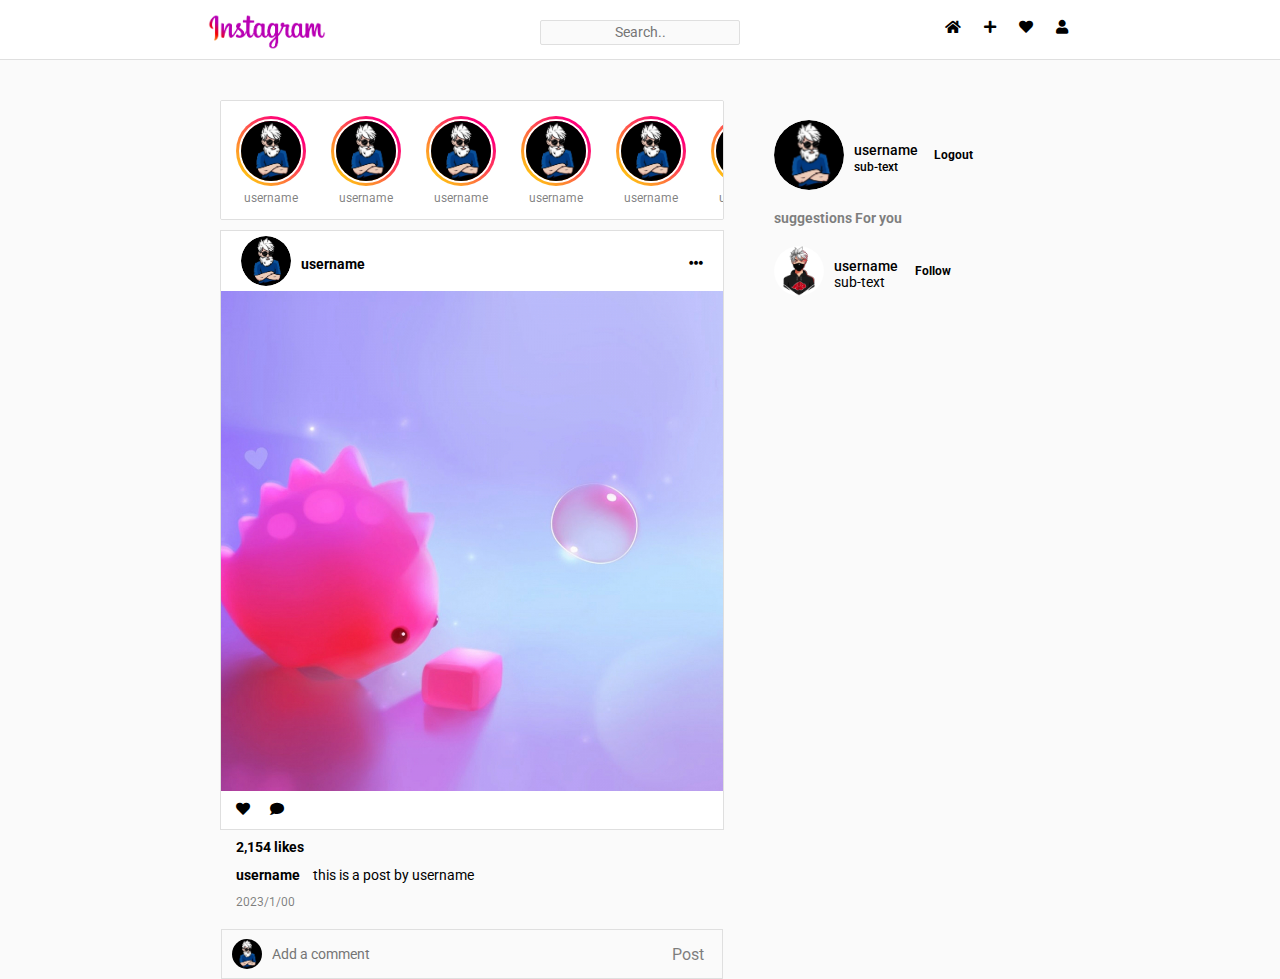
<file: index.html>
<!DOCTYPE html>
<html lang="en">
<head>
    <meta charset="UTF-8">
    <meta http-equiv="X-UA-Compatible" content="IE=edge">
    <meta name="viewport" content="width=device-width, initial-scale=1.0">
    <title>Instagram-Clone</title>
    <link rel="icon" type="image/x-icon" href="https://static.cdninstagram.com/rsrc.php/v3/yt/r/30PrGfR3xhB.png">
    <link rel="stylesheet" href="./css/style.css">
    <link rel="stylesheet" href="https://pro.fontawesome.com/releases/v5.10.0/css/all.css"/>
</head>
<body>
    <!-- navigation -->
    <nav class="navbar">
        <div class="nav-wrapper">
            <img class="brand-img" src="./img/logo.png" alt="Logo">
            <form class="search-form">
                <input type="text" class="search-box" placeholder="search..">
            </form>
            <div class="nav-items">
                <i class="icon fas fa-home"></i>
                <i class="icon fas fa-plus"></i>
                <i class="icon fas fa-heart"></i>
                <div class="icon user-profile">
                   <i class="fas fa-user"></i> 
                </div>
            </div>
        </div>
    </nav>

    <!-- section -->
    <section class="main">
        <div class="wrapper">
            <div class="left-col">

                <!-- Status -->
                <div class="status-wrapper">
                    <div class="status-card">
                        <div class="profile-pic">
                            <img src="./img/profile.jpg" alt="">
                        </div>
                        <p class="username">username</p>
                    </div>
                    
                    <div class="status-card">
                        <div class="profile-pic">
                            <img src="./img/profile.jpg" alt="">
                        </div>
                        <p class="username">username</p>
                    </div>
                    
                    <div class="status-card">
                        <div class="profile-pic">
                            <img src="./img/profile.jpg" alt="">
                        </div>
                        <p class="username">username</p>
                    </div>
                    
                    <div class="status-card">
                        <div class="profile-pic">
                            <img src="./img/profile.jpg" alt="">
                        </div>
                        <p class="username">username</p>
                    </div>
                    
                    <div class="status-card">
                        <div class="profile-pic">
                            <img src="./img/profile.jpg" alt="">
                        </div>
                        <p class="username">username</p>
                    </div>

                    <div class="status-card">
                        <div class="profile-pic">
                            <img src="./img/profile.jpg" alt="">
                        </div>
                        <p class="username">username</p>
                    </div>

                    <div class="status-card">
                        <div class="profile-pic">
                            <img src="./img/profile.jpg" alt="">
                        </div>
                        <p class="username">username</p>
                    </div>
                </div>
                
                <!-- Post -->
                <div class="post">
                    <div class="info">
                        <div class="user">
                            <div class="profile-pic">
                                <img src="./img/profile.jpg" alt="">
                            </div>
                            <p class="username">username</p>
                        </div>
                        <i class="fas fa-ellipsis-h options"></i>
                    </div>
                    <img src="./img/1.jpg" class="post-image">
                    <div class="post-content">
                        <div class="reaction-wrapper">
                            <i class="icon1 fas fa-heart"></i>
                            <i class="icon fas fa-comment"></i>
                        </div>
                    <div class="ja">
                        <p class="likes">2,154 likes</p>
                        <p class="description">
                            <span>username</span> this is a post by username
                        </p>
                        <p class="post-times">2023/1/00</p>
                    </div>
                    </div>

                    <div  class="comment-wrapper">
                        <img  class="icon" src="./img/profile.jpg">
                        <input type="text" class="comment-box" placeholder="Add a comment">
                        <button class="comment-btn">post</button>
                    </div>
                </div>
            </div>
            <div class="right-col">

                <!-- Profile-Card -->
                <div class="profile-card">
                    <div class="profile-pic">
                       <img src="./img/profile.jpg" alt="profile picture"> 
                    </div>
                    <div>
                        <p class="username">username</p>
                        <p class="sub-text">sub-text</p>
                    </div>
                    <button class="logout-btn">logout</button>
                </div>

                <!-- Suggestion-Card -->
                <p class="suggestion-text">suggestions For you</p>

                <div class="suggestion-card">
                    <div class="suggestion-pic">
                        <img src="./img/2.jpg" alt="">
                    </div>
                    <div>
                        <p class="username">username</p>
                        <p class="sub-text">sub-text</p>
                    </div>
                    <button class="follow-btn">follow</button>
                </div>
            </div>
        </div>
    </section>






    <!-- script -->
    <script  src="https://cdn.jsdelivr.net/npm/bootstrap@5.1.3/dist/js/bootstrap.min.js"></script>
</body>
</html>
</file>
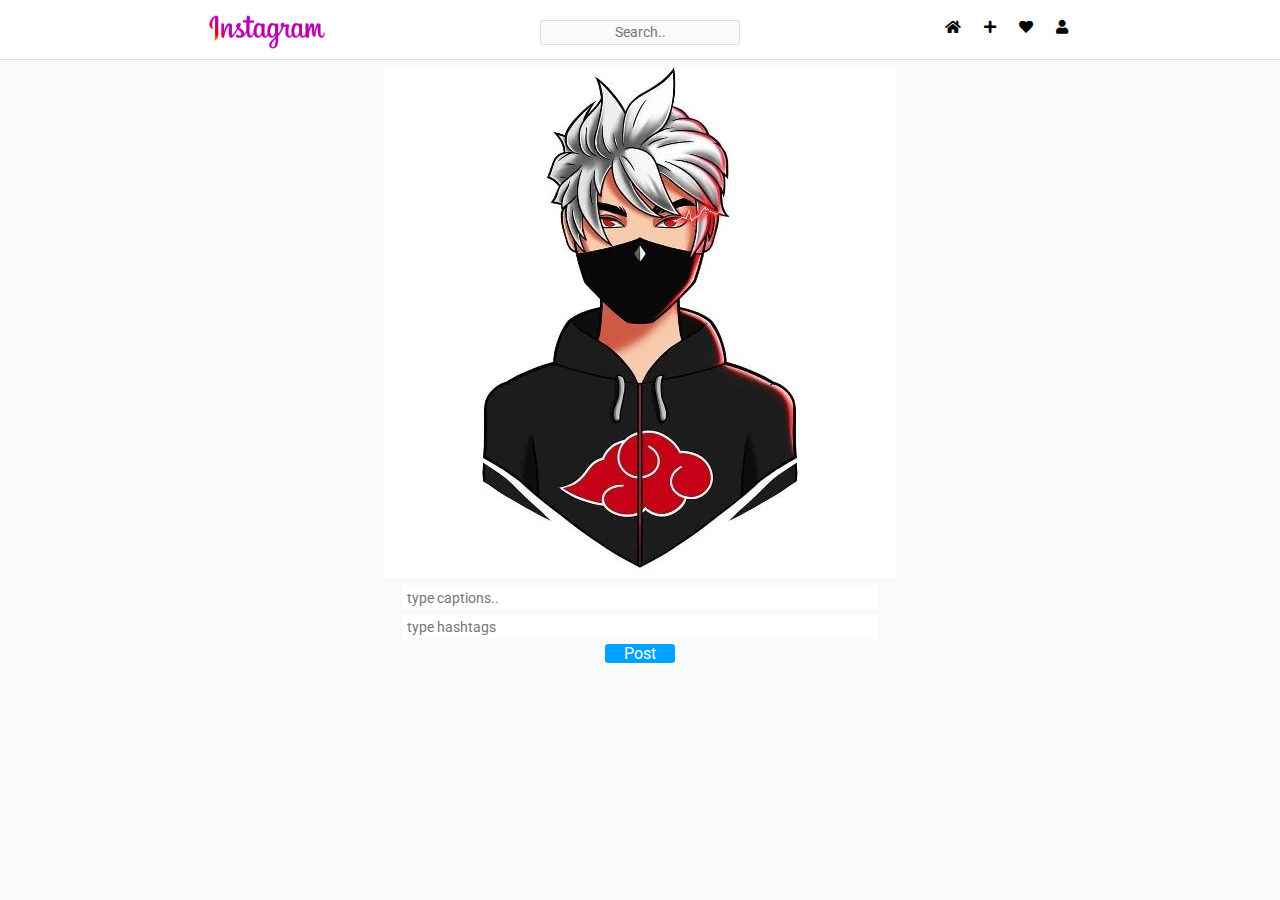
<file: camera.html>
<!DOCTYPE html>
<html lang="en">
<head>
    <meta charset="UTF-8">
    <meta http-equiv="X-UA-Compatible" content="IE=edge">
    <meta name="viewport" content="width=device-width, initial-scale=1.0">
    <title>Instagram Clone | Camera</title>
    <link rel="icon" type="image/x-icon" href="https://static.cdninstagram.com/rsrc.php/v3/yt/r/30PrGfR3xhB.png">
    <link rel="stylesheet" href="./css/style.css">
    <link rel="stylesheet" href="https://pro.fontawesome.com/releases/v5.10.0/css/all.css"/>
</head>
<body>
    <!-- navigation -->
    <nav class="navbar">
        <div class="nav-wrapper">
            <img class="brand-img" src="./img/logo.png" alt="Logo">
            <form class="search-form">
                <input type="text" class="search-box" placeholder="search..">
            </form>
            <div class="nav-items">
                <i class="icon fas fa-home"></i>
                <i class="icon fas fa-plus"></i>
                <i class="icon fas fa-heart"></i>
                <div class="icon user-profile">
                    <i class="fas fa-user"></i> 
                </div>
            </div>
        </div>
    </nav>

    <div class="camera-container">
        <div class="camera">
            <div class="camera-image">
                <img src="./img/2.jpg" alt="">
                <form action="" class="camera-form">
                    <div class="form-group">
                        <input 
                          type="text" 
                          name="caption" 
                          class="form-control" 
                          placeholder="type captions.."
                        />
                    </div>
                    <div class="form-group">
                        <input 
                          type="text" 
                          name="hashtags" 
                          class="form-control" 
                          placeholder="type hashtags"
                        />
                    </div>
                    <div class="form-group">
                        <button type="submit" name="upload_image-btn" class="upload-btn">
                          Post
                        </button>
                    </div>
                </form>
            </div>
        </div>
    </div>


    <!-- script -->
    <script  src="https://cdn.jsdelivr.net/npm/bootstrap@5.1.3/dist/js/bootstrap.min.js"></script>
</body>
</html>
</file>
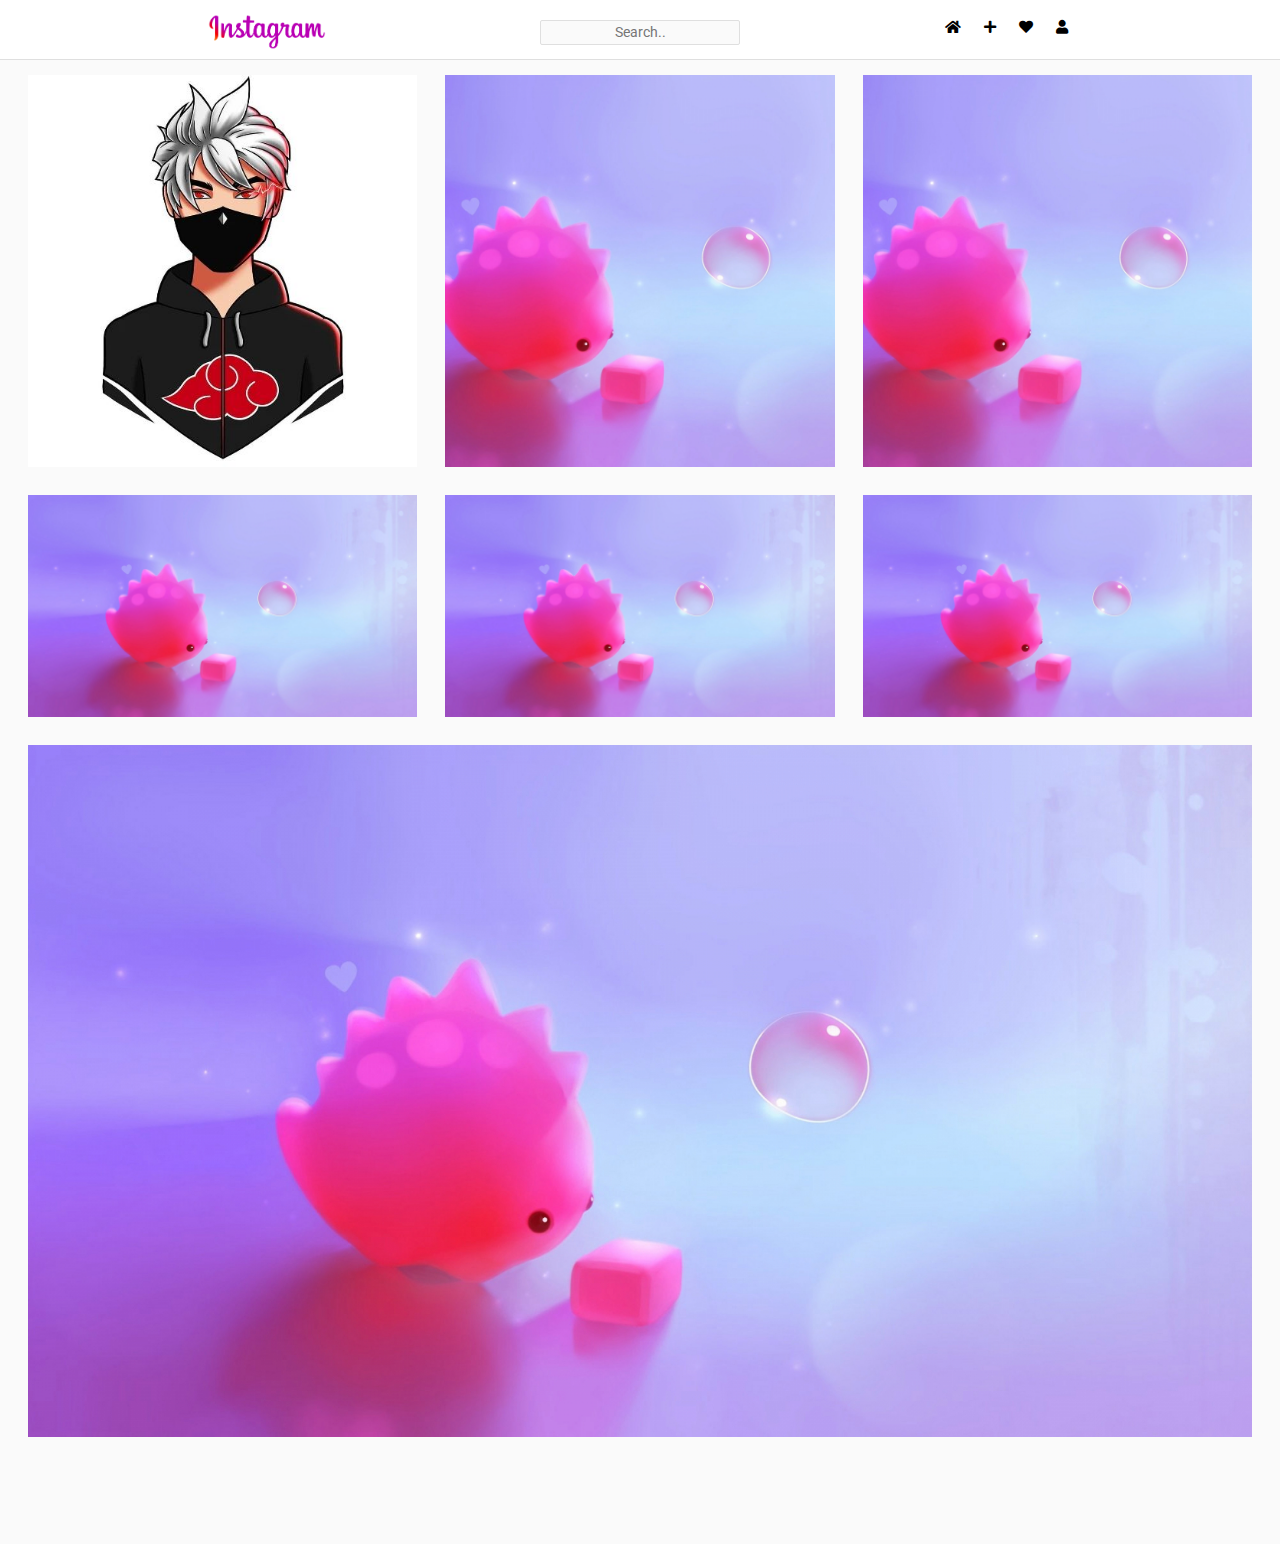
<file: discover.html>
<!DOCTYPE html>
<html lang="en">
<head>
    <meta charset="UTF-8">
    <meta http-equiv="X-UA-Compatible" content="IE=edge">
    <meta name="viewport" content="width=device-width, initial-scale=1.0">
    <title>Instagram Clone | Discover</title>
    <link rel="icon" type="image/x-icon" href="https://static.cdninstagram.com/rsrc.php/v3/yt/r/30PrGfR3xhB.png">
    <link rel="stylesheet" href="./css/style.css">
    <link rel="stylesheet" href="https://pro.fontawesome.com/releases/v5.10.0/css/all.css"/>
</head>
<body>
    <!-- navigation -->
    <nav class="navbar">
        <div class="nav-wrapper">
            <img class="brand-img" src="./img/logo.png" alt="Logo">
            <form class="search-form">
                <input type="text" class="search-box" placeholder="search..">
            </form>
            <div class="nav-items">
                <i class="icon fas fa-home"></i>
                <i class="icon fas fa-plus"></i>
                <i class="icon fas fa-heart"></i>
                <div class="icon user-profile">
                    <i class="fas fa-user"></i> 
                </div>
            </div>
        </div>
    </nav>

    <!-- Gallery -->
    <main>
        <div class="discover-container">
            <div class="gallery"> 
                <div class="gallery-item">
                    <img src="./img/2.jpg" class="gallery-image" alt="">
                    <div class="gallery-item-info">
                        <ul>
                            <li class="gallery-item-likes">
                                <span class="hide-gallery-element">Likes:</span>
                                <i class="fas fa-heart" id="icons"></i>
                            </li>
                            <li class="gallery-item-comments"> 
                                <span class="hide-gallery-element">Comments:</span>
                                <i class="fas fa-comment" id="icons"></i>
                            </li>
                        </ul>
                    </div>
                </div>

                <div class="gallery-item">
                    <img src="./img/1.jpg" class="gallery-image" alt="">
                    <div class="gallery-item-info">
                        <ul>
                            <li class="gallery-item-likes">
                                <span class="hide-gallery-element">156:</span>
                                <i class="fas fa-heart" id="icons"></i>
                            </li>
                            <li class="gallery-item-comments"> 
                                <span class="hide-gallery-element">100:</span>
                                <i class="fas fa-comment" id="icons"></i>
                            </li>
                        </ul>
                    </div>
                </div>

                <div class="gallery-item">
                    <img src="./img/1.jpg" class="gallery-image" alt="">
                    <div class="gallery-item-info">
                        <ul>
                            <li class="gallery-item-likes">
                                <span class="hide-gallery-element">Likes:</span>
                                <i class="fas fa-heart" id="icons"></i>
                            </li>
                            <li class="gallery-item-comments"> 
                                <span class="hide-gallery-element">Comments:</span>
                                <i class="fas fa-comment" id="icons"></i>
                            </li>
                        </ul>
                    </div>
                </div>

                <div class="gallery-item">
                    <img src="./img/1.jpg" class="gallery-image" alt="">
                    <div class="gallery-item-info">
                        <ul>
                            <li class="gallery-item-likes">
                                <span class="hide-gallery-element">Likes:</span>
                                <i class="fas fa-heart" id="icons"></i>
                            </li>
                            <li class="gallery-item-comments"> 
                                <span class="hide-gallery-element">Comments:</span>
                                <i class="fas fa-comment" id="icons"></i>
                            </li>
                        </ul>
                    </div>
                </div>

                <div class="gallery-item">
                    <img src="./img/1.jpg" class="gallery-image" alt="">
                    <div class="gallery-item-info">
                        <ul>
                            <li class="gallery-item-likes">
                                <span class="hide-gallery-element">Likes:</span>
                                <i class="fas fa-heart" id="icons"></i>
                            </li>
                            <li class="gallery-item-comments"> 
                                <span class="hide-gallery-element">Comments:</span>
                                <i class="fas fa-comment" id="icons"></i>
                            </li>
                        </ul>
                    </div>
                </div>

                <div class="gallery-item">
                    <img src="./img/1.jpg" class="gallery-image" alt="">
                    <div class="gallery-item-info">
                        <ul>
                            <li class="gallery-item-likes">
                                <span class="hide-gallery-element">Likes:</span>
                                <i class="fas fa-heart" id="icons"></i>
                            </li>
                            <li class="gallery-item-comments"> 
                                <span class="hide-gallery-element">Comments:</span>
                                <i class="fas fa-comment" id="icons"></i>
                            </li>
                        </ul>
                    </div>
                </div>

                <div class="gallery-item">
                    <img src="./img/1.jpg" class="gallery-image" alt="">
                    <div class="gallery-item-info">
                        <ul>
                            <li class="gallery-item-likes">
                                <span class="hide-gallery-element">Likes:</span>
                                <i class="fas fa-heart" id="icons"></i>
                            </li>
                            <li class="gallery-item-comments"> 
                                <span class="hide-gallery-element">Comments:</span>
                                <i class="fas fa-comment" id="icons"></i>
                            </li>
                        </ul>
                    </div>
                </div>
            </div>
        </div>
    </main>







    <!-- script -->
    <script  src="https://cdn.jsdelivr.net/npm/bootstrap@5.1.3/dist/js/bootstrap.min.js"></script>
</body>
</html>
</file>
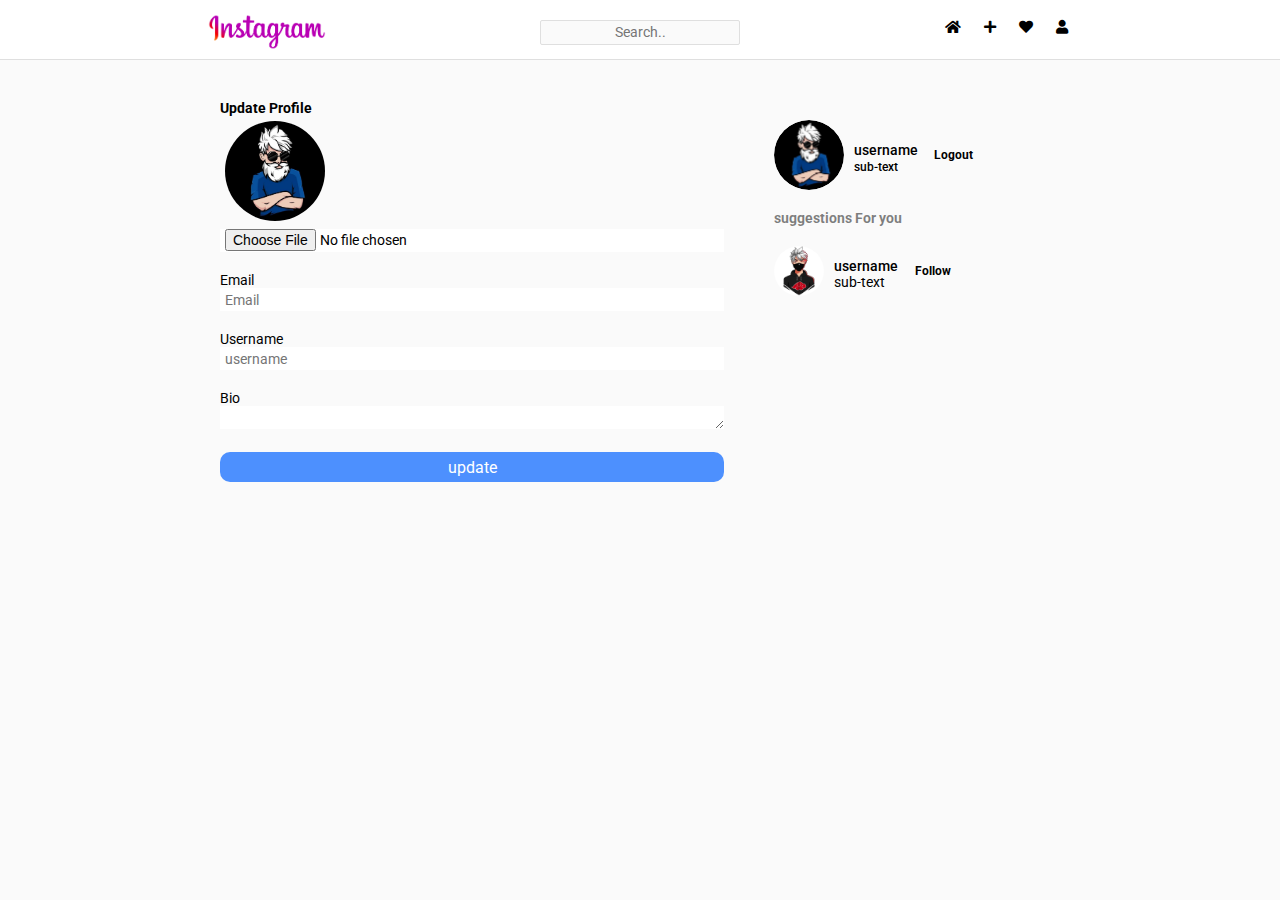
<file: edit_profile.html>
<!DOCTYPE html>
<html lang="en">
<head>
    <meta charset="UTF-8">
    <meta http-equiv="X-UA-Compatible" content="IE=edge">
    <meta name="viewport" content="width=device-width, initial-scale=1.0">
    <title>Instagram-Clone | Edit_Profile</title>
    <link rel="icon" type="image/x-icon" href="https://static.cdninstagram.com/rsrc.php/v3/yt/r/30PrGfR3xhB.png">
    <link rel="stylesheet" href="./css/style.css">
    <link rel="stylesheet" href="https://pro.fontawesome.com/releases/v5.10.0/css/all.css"/>
</head>
<body>
    <!-- navigation -->
    <nav class="navbar">
        <div class="nav-wrapper">
            <img class="brand-img" src="./img/logo.png" alt="Logo">
            <form class="search-form">
                <input type="text" class="search-box" placeholder="search..">
            </form>
            <div class="nav-items">
                <i class="icon fas fa-home"></i>
                <i class="icon fas fa-plus"></i>
                <i class="icon fas fa-heart"></i>
                <div class="icon user-profile">
                   <i class="fas fa-user"></i> 
                </div>
            </div>
        </div>
    </nav>

    <!-- section -->
    <section class="main">
        <div class="wrapper">
            <div class="left-col">
                <h3>Update Profile</h3>

                <form action="">
                    <div class="mb-3">
                        <img 
                            src="./img/profile.jpg" 
                            class="edit-profile-image" 
                            alt=""
                        />
                        <input type="file" name="image" class="form-control"/>
                    </div>

                    <!-- Email -->
                    <div class="mb-3">
                        <label for="email" class="form-label">Email</label>
                        <input 
                            type="text" 
                            class="form-control" 
                            name="email" 
                            id="email" 
                            placeholder="Email"
                        />
                    </div>

                    <!-- username -->
                    <div class="mb-3">
                        <label for="username" class="form-label">Username</label>
                        <input 
                            type="text" 
                            class="form-control" 
                            name="username" 
                            id="username" 
                            placeholder="username"
                        />
                    </div>

                    <!-- bio -->
                    <div class="mb-3">
                        <label for="bio" class="form-label">Bio</label>
                        <textarea 
                            name="bio" 
                            id="bio" 
                            class="form-control" 
                            cols="30" 
                            rows="3"
                        ></textarea>
                    </div>

                    <!-- button -->
                    <div class="mb-3">
                        <input 
                            name="update_profile_btn" 
                            id="update_profile_btn" 
                            class="update-profile-btn" 
                            value="update" 
                            type="button"
                        />
                    </div>
                </form>
            </div>
            <div class="right-col">

                <!-- Profile-Card -->
                <div class="profile-card">
                    <div class="profile-pic">
                       <img src="./img/profile.jpg" alt="profile picture"> 
                    </div>
                    <div>
                        <p class="username">username</p>
                        <p class="sub-text">sub-text</p>
                    </div>
                    <button class="logout-btn">logout</button>
                </div>

                <!-- Suggestion-Card -->
                <p class="suggestion-text">suggestions For you</p>

                <div class="suggestion-card">
                    <div class="suggestion-pic">
                        <img src="./img/2.jpg" alt="">
                    </div>
                    <div>
                        <p class="username">username</p>
                        <p class="sub-text">sub-text</p>
                    </div>
                    <button class="follow-btn">follow</button>
                </div>
            </div>
        </div>
    </section>




     <!-- script -->
     <script  src="https://cdn.jsdelivr.net/npm/bootstrap@5.1.3/dist/js/bootstrap.min.js"></script>
</body>
</html>
</file>
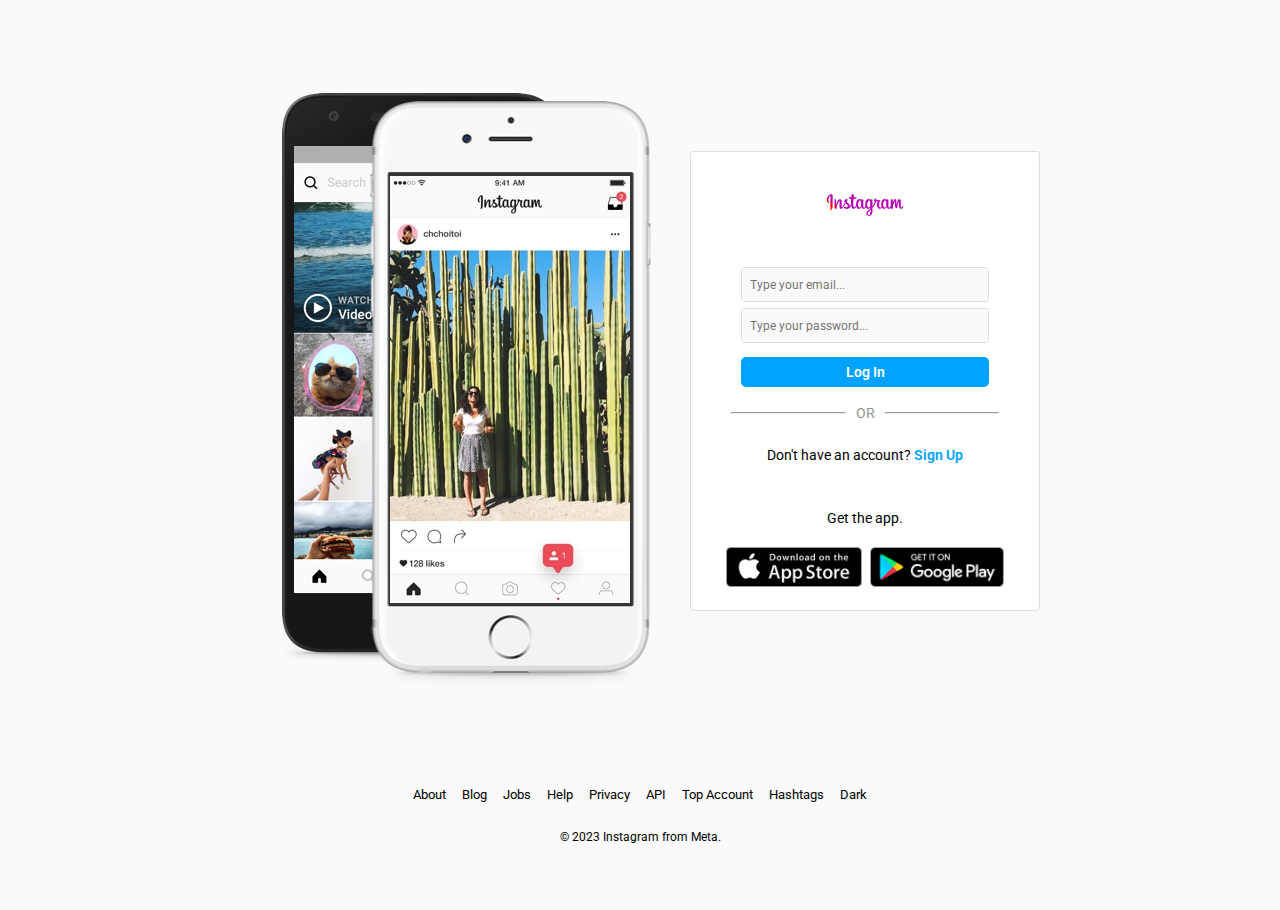
<file: login.html>
<!DOCTYPE html>
<html lang="en">
<head>
    <meta charset="UTF-8">
    <meta http-equiv="X-UA-Compatible" content="IE=edge">
    <meta name="viewport" content="width=device-width, initial-scale=1.0">
    <title>Instagram Clone | Login</title>
    <link rel="icon" type="image/x-icon" href="https://static.cdninstagram.com/rsrc.php/v3/yt/r/30PrGfR3xhB.png">
    <link rel="stylesheet" href="./css/style.css">
    <link rel="stylesheet" href="https://pro.fontawesome.com/releases/v5.10.0/css/all.css"/>
</head>
<body>
    
    <!-- Container -->
    <div class="container">
        <div class="main-container">
            <div class="main-content">
                <div class="slide-container" style="background-image: url(./img/mobile-frame.png);">
                    <div class="slide-content" id="slide-content">
                        <img src="./img/screen1.jpg" class="active" alt="screen1">
                        <img src="./img/screen2.jpg" alt="screen2">
                        <img src="./img/screen3.jpg" alt="screen3">
                        <img src="./img/screen4.jpg" alt="screen4">
                        <img src="./img/screen5.jpg" alt="screen5">
                    </div>
                </div>

                <!-- Login Form -->
                <div class="form-container">
                    <div class="form-content box">
                        <div class="logo">
                            <img src="./img/logo.png" alt="" class="logo-img">
                        </div>
                        <form action="" class="login-form" id="login-form">
                            <div class="form-group">
                                <div class="login-input">
                                    <input type="text" name="email" placeholder="Type your email...">
                                </div>
                            </div>
                            
                            <div class="form-group">
                                <div class="login-input">
                                    <input type="password" name="password" placeholder="Type your password...">
                                </div>
                            </div>
                            
                            <div class="btn-group">
                                <button class="login-btn" id="login-btn" type="submit">Log In</button>
                            </div>
                        </form>
                        <div class="or">
                            <hr />
                            <span>OR</span>
                            <hr />
                        </div>
                        <div class="goto">
                            <p>Don't have an account? <a href="#">Sign Up</a></p>
                        </div>
                        <div class="app-download">
                            <p>Get the app.</p>
                            <div class="store-link">
                                <a href="#">
                                    <img src="./img/appstore.png" alt="">
                                </a>
                                <a href="#">
                                    <img src="./img/google-play.png" alt="">
                                </a>
                            </div>
                        </div>
                    </div>
                </div>
            </div>
        </div>

        <!-- Footer -->
        <div class="footer">
            <div class="links" id="links">
                <a href="#">About</a>
                <a href="#">Blog</a>
                <a href="#">Jobs</a>
                <a href="#">Help</a>
                <a href="#">Privacy</a>
                <a href="#">API</a>
                <a href="#">Top Account</a>
                <a href="#">Hashtags</a>
                <a href="#" id="dark-btn">Dark</a>
            </div>
            <div class="copyright">© 2023 Instagram from Meta.</div>
        </div>
    </div>




    <!-- script -->

    <script>
        setInterval(
            ()=>{changeImage();
        }, 2000);

        // changeImage Function
        function changeImage(){
            var images = document
            .getElementById('slide-content')
            .getElementsByTagName('img');

            var i = 0;

            for(i=0; i < images.length; i++){
                var image = images[i];

                if (image.classList.contains('active')){

                    // remove active class from this image
                    image.classList.remove('active');

                    // if we are at the last image, then go back to the first image
                    if(i == images.length - 1){
                        var nextImage = images[0];
                        nextImage.classList.add('active');
                        break;
                    }

                    var nextImage = images[i+1];
                    nextImage.classList.add('active');
                    break;
                }
            }
        }
    
        // Dark Mode Change
        function changeMode() {
            var body = document.getElementsByTagName('body')[0];
            var footerLinks = document
            .getElementById('links')
            .getElementsByTagName('a');

            // if we are currently using dark mode
            if (body.classList.contains('dark')){
               body.classList.remove('dark');

                for(let i=0; i<footerLinks.length; i++){
                    footerLinks[i].classList.remove('dark-mode-link');
                }
            } else {
                //we are currently using the light
                body.classList.add('dark');

                for(let i=0; i<footerLinks.length; i++) {
                    footerLinks[i].classList.add('dark-mode-link');
                }
            }
        }

        document.getElementById('dark-btn').addEventListener('click', (e) => {
            e.preventDefault();
            changeMode();
        });
    
    
    
    </script>
    
    
    <script  src="https://cdn.jsdelivr.net/npm/bootstrap@5.1.3/dist/js/bootstrap.min.js"></script>
</body>
</html>
</file>
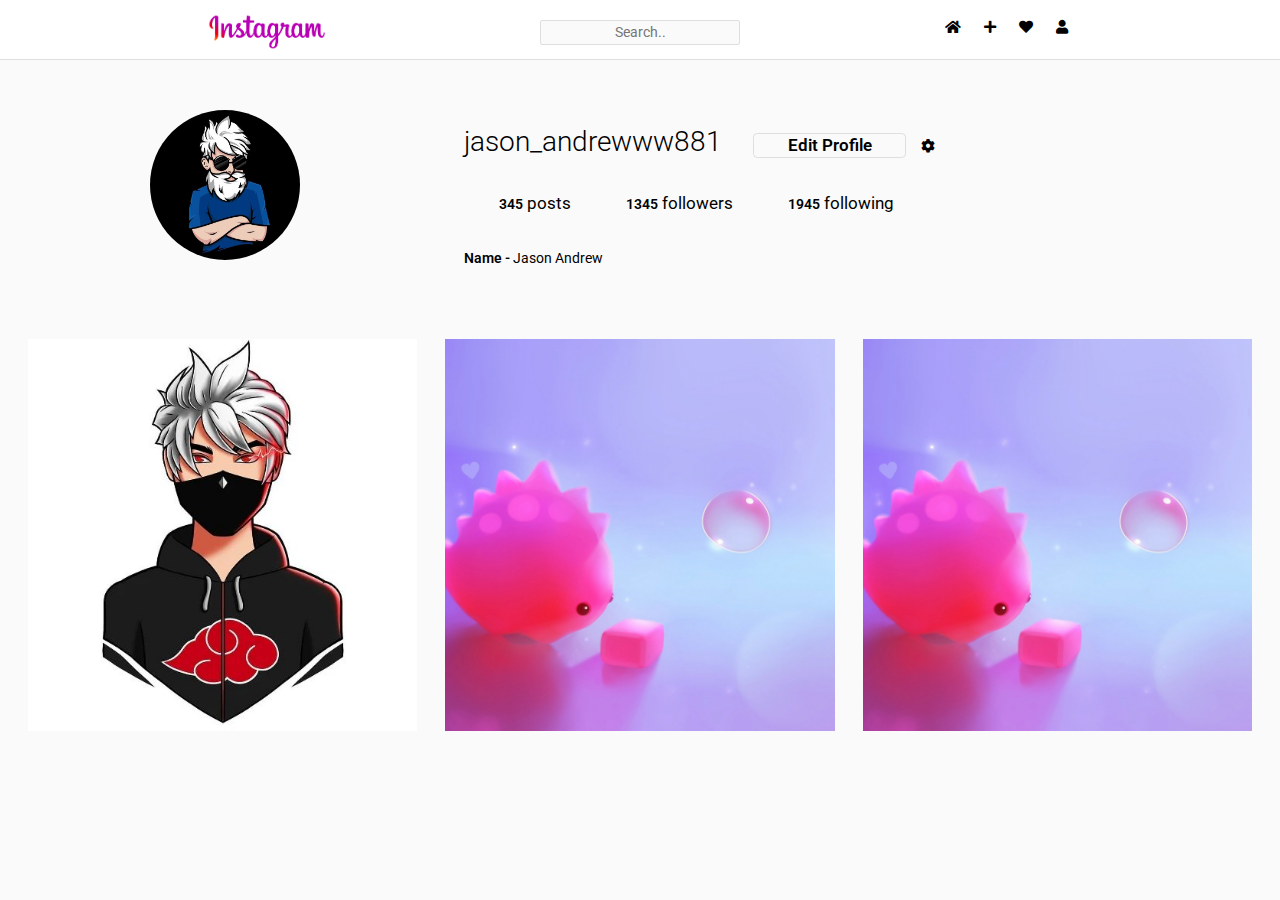
<file: profile.html>
<!DOCTYPE html>
<html lang="en">
<head>
    <meta charset="UTF-8">
    <meta http-equiv="X-UA-Compatible" content="IE=edge">
    <meta name="viewport" content="width=device-width, initial-scale=1.0">
    <title>Instagram Clone | Profile</title>
    <link rel="icon" type="image/x-icon" href="https://static.cdninstagram.com/rsrc.php/v3/yt/r/30PrGfR3xhB.png">
    <link rel="stylesheet" href="./css/style.css">
    <link rel="stylesheet" href="https://pro.fontawesome.com/releases/v5.10.0/css/all.css"/>
</head>
<body>
    <!-- navigation -->
    <nav class="navbar">
        <div class="nav-wrapper">
            <img class="brand-img" src="./img/logo.png" alt="Logo">
            <form class="search-form">
                <input type="text" class="search-box" placeholder="search..">
            </form>
            <div class="nav-items">
                <i class="icon fas fa-home"></i>
                <i class="icon fas fa-plus"></i>
                <i class="icon fas fa-heart"></i>
                <div class="icon user-profile">
                    <i class="fas fa-user"></i> 
                </div>
            </div>
        </div>
    </nav>

    <!-- Profile Page -->
    <header class="profile-header">
        <div class="profile-container">
            <div class="profile">
                <div class="profile-image">
                    <img src="./img/profile.jpg" alt="">
                </div>
                <div class="profile-user-settings">
                    <h1 class="profile-user-name">jason_andrewww881</h1>
                    <button class="profile-btn profile-edit-btn">Edit Profile</button>
                    <button 
                        class="profile-btn profile-settings-btn" 
                        aria-label="profile settings"
                    >
                        <i class="fas fa-cog" id="icon"></i>
                    </button>
                </div>
                <div class="profile-stats">
                    <ul>
                        <li><span class="profile-stat-count">345</span> posts</li>
                        <li><span class="profile-stat-count">1345</span> followers</li>
                        <li><span class="profile-stat-count">1945</span> following</li>
                    </ul>
                </div>
                <div class="profile-bio">
                    <p><span class="profile-real-name">Name -</span> Jason Andrew</p>
                </div>
            </div>
        </div>
    </header>




    <!-- Gallery -->
    <main>
        <div class="profile-container">
            <div class="gallery"> 
                <div class="gallery-item">
                    <img src="./img/2.jpg" class="gallery-image" alt="">
                    <div class="gallery-item-info">
                        <ul>
                            <li class="gallery-item-likes">
                                <span class="hide-gallery-element">Likes:</span>
                                <i class="fas fa-heart" id="icons"></i>
                            </li>
                            <li class="gallery-item-comments"> 
                                <span class="hide-gallery-element">Comments:</span>
                                <i class="fas fa-comment" id="icons"></i>
                            </li>
                        </ul>
                    </div>
                </div>

                <div class="gallery-item">
                    <img src="./img/1.jpg" class="gallery-image" alt="">
                    <div class="gallery-item-info">
                        <ul>
                            <li class="gallery-item-likes">
                                <span class="hide-gallery-element">156:</span>
                                <i class="fas fa-heart" id="icons"></i>
                            </li>
                            <li class="gallery-item-comments"> 
                                <span class="hide-gallery-element">100:</span>
                                <i class="fas fa-comment" id="icons"></i>
                            </li>
                        </ul>
                    </div>
                </div>

                <div class="gallery-item">
                    <img src="./img/1.jpg" class="gallery-image" alt="">
                    <div class="gallery-item-info">
                        <ul>
                            <li class="gallery-item-likes">
                                <span class="hide-gallery-element">Likes:</span>
                                <i class="fas fa-heart" id="icons"></i>
                            </li>
                            <li class="gallery-item-comments"> 
                                <span class="hide-gallery-element">Comments:</span>
                                <i class="fas fa-comment" id="icons"></i>
                            </li>
                        </ul>
                    </div>
                </div>
            </div>
        </div>
    </main>







    <!-- script -->
    <script  src="https://cdn.jsdelivr.net/npm/bootstrap@5.1.3/dist/js/bootstrap.min.js"></script>
</body>
</html>
</file>
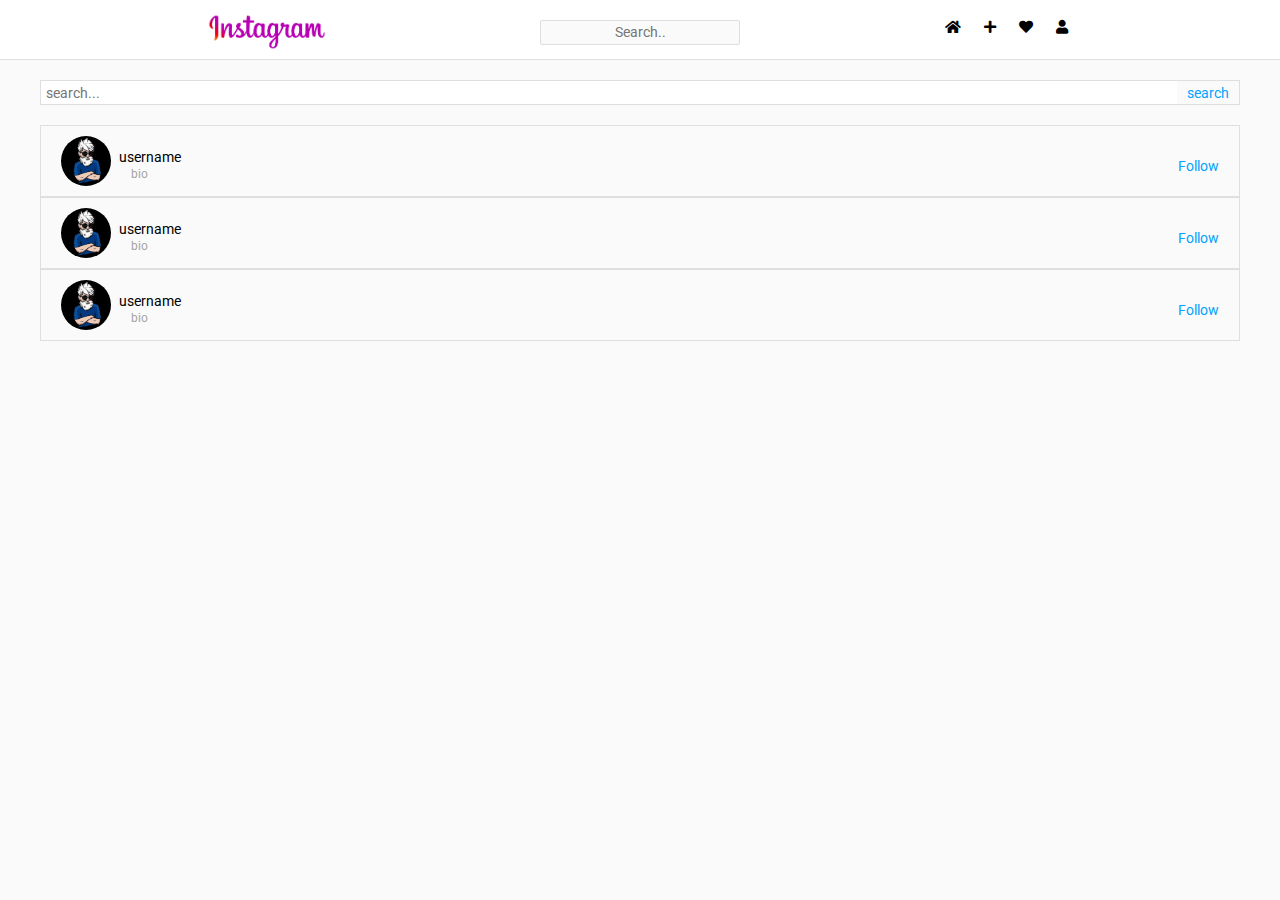
<file: search.html>
<!DOCTYPE html>
<html lang="en">
<head>
    <meta charset="UTF-8">
    <meta http-equiv="X-UA-Compatible" content="IE=edge">
    <meta name="viewport" content="width=device-width, initial-scale=1.0">
    <title>Instagram Clone | Search</title>
    <link rel="icon" type="image/x-icon" href="https://static.cdninstagram.com/rsrc.php/v3/yt/r/30PrGfR3xhB.png">
    <link rel="stylesheet" href="./css/style.css">
    <link rel="stylesheet" href="https://pro.fontawesome.com/releases/v5.10.0/css/all.css"/>
</head>
<body>
    <!-- navigation -->
    <nav class="navbar">
        <div class="nav-wrapper">
            <img class="brand-img" src="./img/logo.png">
            <form class="search-form">
                <input type="text" class="search-box" placeholder="search..">
            </form>
            <div class="nav-items">
                <i class="icon fas fa-home"></i>
                <i class="icon fas fa-plus"></i>
                <i class="icon fas fa-heart"></i>
                <div class="icon user-profile">
                    <i class="fas fa-user"></i> 
                </div>
            </div>
        </div>
    </nav>

    <div class="mt-5 mx-5">
        <form action="">
            <div class="form-group search-component">
                <input type="text" class="form-control" placeholder="search..." name="search_input">
                <button type="submit" class="search-btn" name="search_btn">search</button>
            </div>
        </form>
        <ul class="list-group">
            <li class="list-group-item search-result-item">
                <img src="./img/profile.jpg" alt="">
                <div>
                    <p>username</p>
                    <span>bio</span>
                </div>
                <div class="search-result-item-btn">
                    <button>Follow</button>
                </div>
            </li>

            <li class="list-group-item search-result-item">
                <img src="./img/profile.jpg" alt="">
                <div>
                    <p>username</p>
                    <span>bio</span>
                </div>
                <div class="search-result-item-btn">
                    <button>Follow</button>
                </div>
            </li>

            <li class="list-group-item search-result-item">
                <img src="./img/profile.jpg" alt="">
                <div>
                    <p>username</p>
                    <span>bio</span>
                </div>
                <div class="search-result-item-btn">
                    <button>Follow</button>
                </div>
            </li>
        </ul>
    </div>
    


    <!-- script -->
    <script  src="https://cdn.jsdelivr.net/npm/bootstrap@5.1.3/dist/js/bootstrap.min.js"></script>
</body>


</html>
</file>
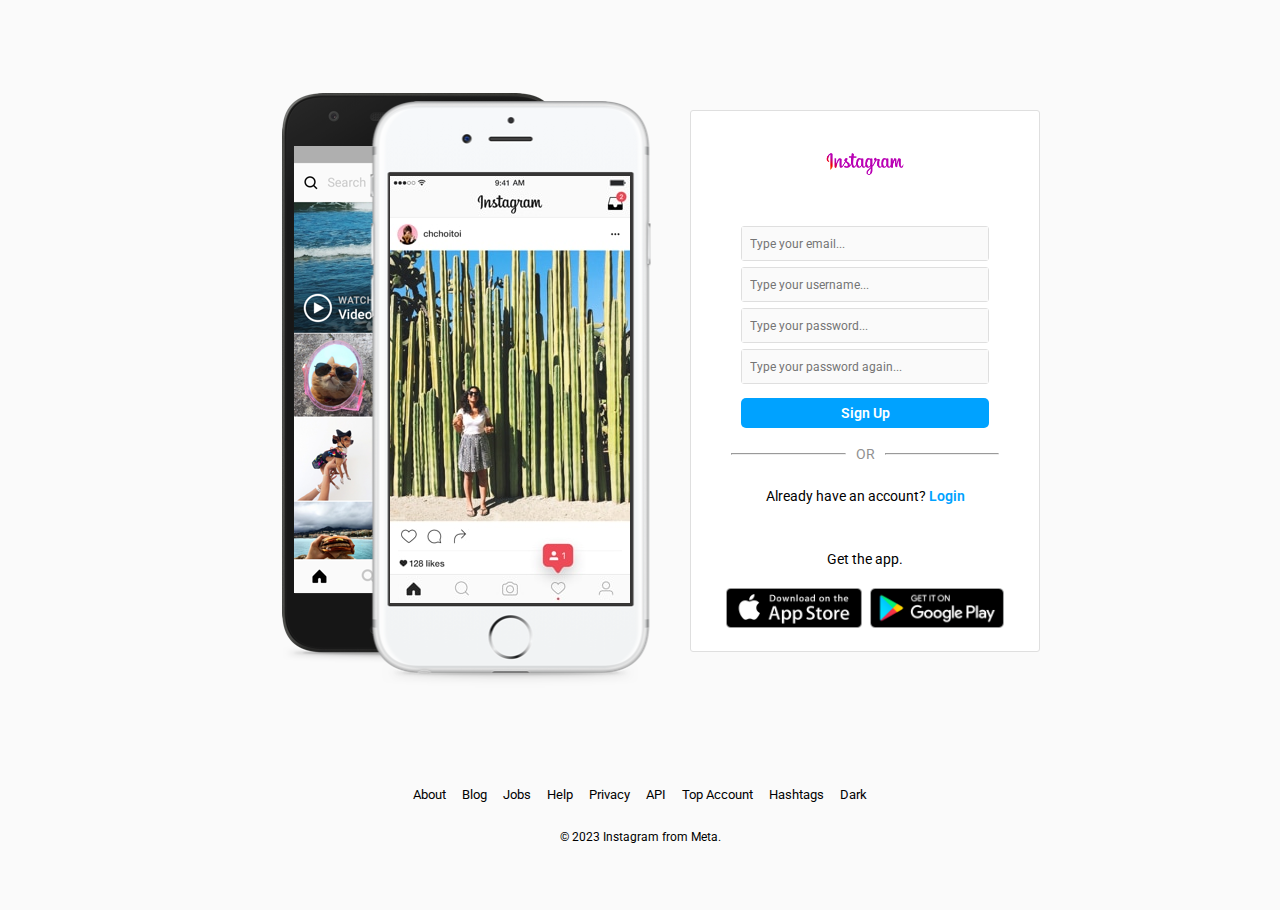
<file: signup.html>
<!DOCTYPE html>
<html lang="en">
<head>
    <meta charset="UTF-8">
    <meta http-equiv="X-UA-Compatible" content="IE=edge">
    <meta name="viewport" content="width=device-width, initial-scale=1.0">
    <title>Instagram Clone | SignUp</title>
    <link rel="icon" type="image/x-icon" href="https://static.cdninstagram.com/rsrc.php/v3/yt/r/30PrGfR3xhB.png">
    <link rel="stylesheet" href="./css/style.css">
    <link rel="stylesheet" href="https://pro.fontawesome.com/releases/v5.10.0/css/all.css"/>
</head>
<body>
    
    <!-- Container -->
    <div class="container">
        <div class="main-container">
            <div class="main-content">
                <div class="slide-container" style="background-image: url(./img/mobile-frame.png);">
                    <div class="slide-content" id="slide-content">
                        <img src="./img/screen1.jpg" class="active" alt="screen1">
                        <img src="./img/screen2.jpg" alt="screen2">
                        <img src="./img/screen3.jpg" alt="screen3">
                        <img src="./img/screen4.jpg" alt="screen4">
                        <img src="./img/screen5.jpg" alt="screen5">
                    </div>
                </div>

                <!-- Login Form -->
                <div class="form-container">
                    <div class="form-content box">
                        <div class="logo">
                            <img src="./img/logo.png" alt="" class="logo-img">
                        </div>
                        <form action="" class="login-form" id="login-form">
                            <div class="form-group">
                                <div class="login-input">
                                    <input type="text" name="email" placeholder="Type your email...">
                                </div>
                            </div>

                            <div class="form-group">
                                <div class="login-input">
                                    <input type="text" name="username" placeholder="Type your username...">
                                </div>
                            </div>

                            <div class="form-group">
                                <div class="login-input">
                                    <input type="password" name="password" placeholder="Type your password...">
                                </div>
                            </div>
                            
                            <div class="form-group">
                                <div class="login-input">
                                    <input type="password" name="password_confirm" placeholder="Type your password again...">
                                </div>
                            </div>
                            
                            <div class="btn-group">
                                <button class="login-btn" id="signup-btn" type="submit">Sign Up</button>
                            </div>
                        </form>
                        <div class="or">
                            <hr />
                            <span>OR</span>
                            <hr />
                        </div>
                        <div class="goto">
                            <p>Already have an account? <a href="login.html">Login</a></p>
                        </div>
                        <div class="app-download">
                            <p>Get the app.</p>
                            <div class="store-link">
                                <a href="#">
                                    <img src="./img/appstore.png" alt="">
                                </a>
                                <a href="#">
                                    <img src="./img/google-play.png" alt="">
                                </a>
                            </div>
                        </div>
                    </div>
                </div>
            </div>
        </div>

        <!-- Footer -->
        <div class="footer">
            <div class="links" id="links">
                <a href="#">About</a>
                <a href="#">Blog</a>
                <a href="#">Jobs</a>
                <a href="#">Help</a>
                <a href="#">Privacy</a>
                <a href="#">API</a>
                <a href="#">Top Account</a>
                <a href="#">Hashtags</a>
                <a href="#" id="dark-btn">Dark</a>
            </div>
            <div class="copyright">© 2023 Instagram from Meta.</div>
        </div>
    </div>




    <!-- script -->

    <script>
        setInterval(
            ()=>{changeImage();
        }, 2000);

        // changeImage Function
        function changeImage(){
            var images = document
            .getElementById('slide-content')
            .getElementsByTagName('img');

            var i = 0;

            for(i=0; i < images.length; i++){
                var image = images[i];

                if (image.classList.contains('active')){

                    // remove active class from this image
                    image.classList.remove('active');

                    // if we are at the last image, then go back to the first image
                    if(i == images.length - 1){
                        var nextImage = images[0];
                        nextImage.classList.add('active');
                        break;
                    }

                    var nextImage = images[i+1];
                    nextImage.classList.add('active');
                    break;
                }
            }
        }
    
        // Dark Mode Change
        function changeMode() {
            var body = document.getElementsByTagName('body')[0];
            var footerLinks = document
            .getElementById('links')
            .getElementsByTagName('a');

            // if we are currently using dark mode
            if (body.classList.contains('dark')){
               body.classList.remove('dark');

                for(let i=0; i<footerLinks.length; i++){
                    footerLinks[i].classList.remove('dark-mode-link');
                }
            } else {
                //we are currently using the light
                body.classList.add('dark');

                for(let i=0; i<footerLinks.length; i++) {
                    footerLinks[i].classList.add('dark-mode-link');
                }
            }
        }

        document.getElementById('dark-btn').addEventListener('click', (e) => {
            e.preventDefault();
            changeMode();
        });
    </script>
    
    <script  src="https://cdn.jsdelivr.net/npm/bootstrap@5.1.3/dist/js/bootstrap.min.js"></script>
</body>
</html>
</file>
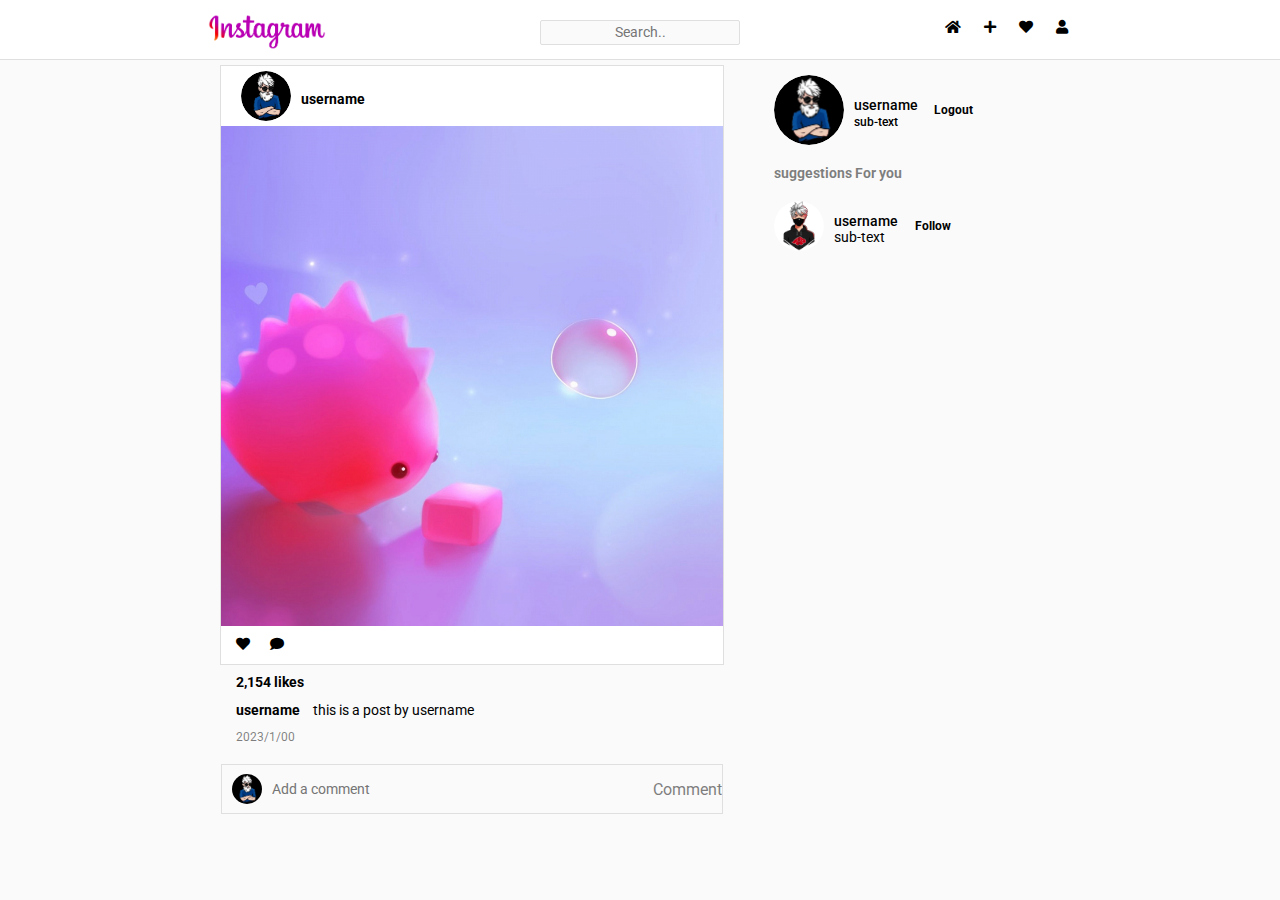
<file: single_post.html>
<!DOCTYPE html>
<html lang="en">
<head>
    <meta charset="UTF-8">
    <meta http-equiv="X-UA-Compatible" content="IE=edge">
    <meta name="viewport" content="width=device-width, initial-scale=1.0">
    <title>Instagram-Clone | Single-Post</title>
    <link rel="icon" type="image/x-icon" href="https://static.cdninstagram.com/rsrc.php/v3/yt/r/30PrGfR3xhB.png">
    <link rel="stylesheet" href="./css/style.css">
    <link rel="stylesheet" href="https://pro.fontawesome.com/releases/v5.10.0/css/all.css"/>
</head>
<body>
    <!-- navigation -->
    <nav class="navbar">
        <div class="nav-wrapper">
            <img class="brand-img" src="./img/logo.png" alt="Logo">
            <form class="search-form">
                <input type="text" class="search-box" placeholder="search..">
            </form>
            <div class="nav-items">
                <i class="icon fas fa-home"></i>
                <i class="icon fas fa-plus"></i>
                <i class="icon fas fa-heart"></i>
                <div class="icon user-profile">
                   <i class="fas fa-user"></i> 
                </div>
            </div>
        </div>
    </nav>

    <!-- section -->
    <section class="main single-post-container">
        <div class="wrapper">
            <div class="left-col">                
                <!-- Post -->
                <div class="post">
                    <div class="info">
                        <div class="user">
                            <div class="profile-pic">
                                <img src="./img/profile.jpg" alt="">
                            </div>
                            <p class="username">username</p>
                        </div>
                    </div>
                    <img src="./img/1.jpg" class="post-image">
                    <div class="post-content">
                        <div class="reaction-wrapper">
                            <i class="icon1 fas fa-heart"></i>
                            <i class="icon fas fa-comment"></i>
                        </div>
                    <div class="ja">
                        <p class="likes">2,154 likes</p>
                        <p class="description">
                            <span>username</span> this is a post by username
                        </p>
                        <p class="post-times">2023/1/00</p>
                    </div>
                    </div>

                    <div  class="comment-wrapper">
                        <img  class="icon" src="./img/profile.jpg">
                        <input type="text" class="comment-box" placeholder="Add a comment">
                        <button class="comment-btn">Comment</button>
                    </div>
                </div>
            </div>
            <div class="right-col">

                <!-- Profile-Card -->
                <div class="profile-card">
                    <div class="profile-pic">
                       <img src="./img/profile.jpg" alt="profile picture"> 
                    </div>
                    <div>
                        <p class="username">username</p>
                        <p class="sub-text">sub-text</p>
                    </div>
                    <button class="logout-btn">logout</button>
                </div>

                <!-- Suggestion-Card -->
                <p class="suggestion-text">suggestions For you</p>

                <div class="suggestion-card">
                    <div class="suggestion-pic">
                        <img src="./img/2.jpg" alt="">
                    </div>
                    <div>
                        <p class="username">username</p>
                        <p class="sub-text">sub-text</p>
                    </div>
                    <button class="follow-btn">follow</button>
                </div>
            </div>
        </div>
    </section>






    <!-- script -->
    <script  src="https://cdn.jsdelivr.net/npm/bootstrap@5.1.3/dist/js/bootstrap.min.js"></script>
</body>
</html>
</file>
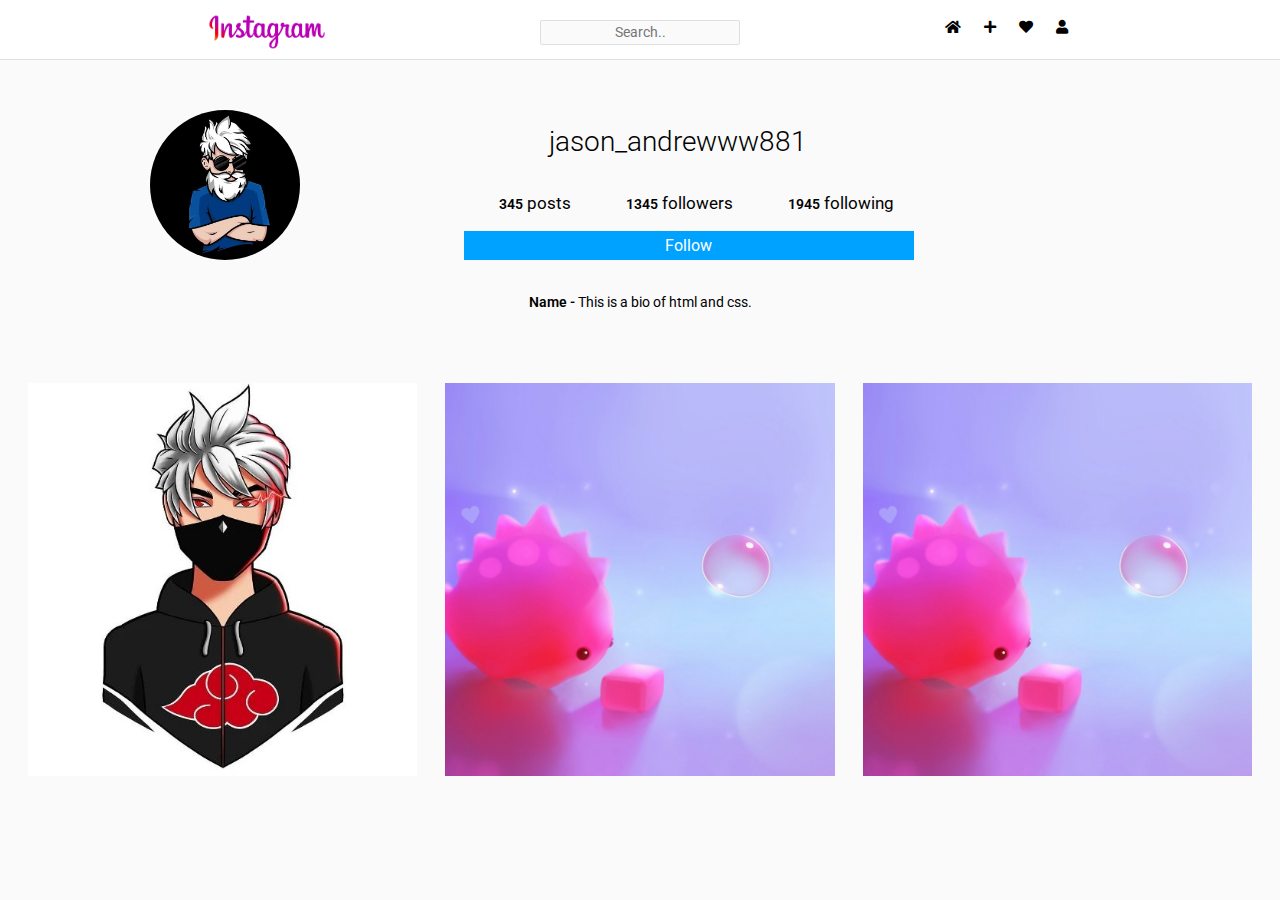
<file: user_profile.html>
<!DOCTYPE html>
<html lang="en">
<head>
    <meta charset="UTF-8">
    <meta http-equiv="X-UA-Compatible" content="IE=edge">
    <meta name="viewport" content="width=device-width, initial-scale=1.0">
    <title>Instagram Clone | User Profile</title>
    <link rel="icon" type="image/x-icon" href="https://static.cdninstagram.com/rsrc.php/v3/yt/r/30PrGfR3xhB.png">
    <link rel="stylesheet" href="./css/style.css">
    <link rel="stylesheet" href="https://pro.fontawesome.com/releases/v5.10.0/css/all.css"/>
</head>
<body>
    <!-- navigation -->
    <nav class="navbar">
        <div class="nav-wrapper">
            <img class="brand-img" src="./img/logo.png" alt="Logo">
            <form class="search-form">
                <input type="text" class="search-box" placeholder="search..">
            </form>
            <div class="nav-items">
                <i class="icon fas fa-home"></i>
                <i class="icon fas fa-plus"></i>
                <i class="icon fas fa-heart"></i>
                <div class="icon user-profile">
                    <i class="fas fa-user"></i> 
                </div>
            </div>
        </div>
    </nav>

    <!-- Profile Page -->
    <header class="profile-header">
        <div class="profile-container">
            <div class="profile">
                <div class="profile-image">
                    <img src="./img/profile.jpg" alt="">
                </div>
                <div class="profile-user-settings" style="width: 35%; text-align: center;">
                    <h1 class="profile-user-name">jason_andrewww881</h1>
                </div>
                <div class="profile-stats">
                    <ul>
                        <li><span class="profile-stat-count">345</span> posts</li>
                        <li><span class="profile-stat-count">1345</span> followers</li>
                        <li><span class="profile-stat-count">1945</span> following</li>
                    </ul>

                    <form action="">
                        <button type="submit" class="follow-btn-user-profile">Follow</button>
                    </form>
                </div>
                <div class="profile-bio" style="text-align: center; width: 100%;">
                    <p style="text-align: center;"><span class="profile-real-name">Name -</span> This is a bio of html and css.</p>
                </div>
            </div>
        </div>
    </header>




    <!-- Gallery -->
    <main>
        <div class="profile-container">
            <div class="gallery"> 
                <div class="gallery-item">
                    <img src="./img/2.jpg" class="gallery-image" alt="">
                    <div class="gallery-item-info">
                        <ul>
                            <li class="gallery-item-likes">
                                <span class="hide-gallery-element">Likes:</span>
                                <i class="fas fa-heart" id="icons"></i>
                            </li>
                            <li class="gallery-item-comments"> 
                                <span class="hide-gallery-element">Comments:</span>
                                <i class="fas fa-comment" id="icons"></i>
                            </li>
                        </ul>
                    </div>
                </div>

                <div class="gallery-item">
                    <img src="./img/1.jpg" class="gallery-image" alt="">
                    <div class="gallery-item-info">
                        <ul>
                            <li class="gallery-item-likes">
                                <span class="hide-gallery-element">156:</span>
                                <i class="fas fa-heart" id="icons"></i>
                            </li>
                            <li class="gallery-item-comments"> 
                                <span class="hide-gallery-element">100:</span>
                                <i class="fas fa-comment" id="icons"></i>
                            </li>
                        </ul>
                    </div>
                </div>

                <div class="gallery-item">
                    <img src="./img/1.jpg" class="gallery-image" alt="">
                    <div class="gallery-item-info">
                        <ul>
                            <li class="gallery-item-likes">
                                <span class="hide-gallery-element">Likes:</span>
                                <i class="fas fa-heart" id="icons"></i>
                            </li>
                            <li class="gallery-item-comments"> 
                                <span class="hide-gallery-element">Comments:</span>
                                <i class="fas fa-comment" id="icons"></i>
                            </li>
                        </ul>
                    </div>
                </div>
            </div>
        </div>
    </main>







    <!-- script -->
    <script  src="https://cdn.jsdelivr.net/npm/bootstrap@5.1.3/dist/js/bootstrap.min.js"></script>
</body>
</html>
</file>
<file: css/style.css>
@import url('https://fonts.googleapis.com/css2?family=Roboto:wght@300&display=swap');

*{
    margin: 0;
    padding: 0;
    box-sizing: border-box;
    font-family: "Roboto", sans-serif;
    font-size: 14px;
}

body{
    width: 100%;
    background: #fafafa;
    position: relative;
    font-family: "Roboto", sans-serif;
    padding-top: 10px;
}

*:focus{
    outline: none;
}

.navbar{
    position: fixed;
    top: 0;
    left: 0;
    width: 100%;
    height: 60px;
    background: #fff;
    border-bottom: 1px solid #dfdfdf;
    display: flex;
    align-items: center;
    justify-content: center;
    padding: 5px 0;
    z-index: 1;
}

.nav-wrapper{
    width: 70%;
    max-width: 1000px;
    height: 100%;
    display: flex;
    justify-content: space-between;
    align-items: center;
}

.brand-img{
    height: 100px;
    margin-top: 5px;
}

.search-form{
    margin-bottom: 20px;
}

.search-box{
    position: absolute;
    left: 50%;
    transform: translateX(-50%);
    width: 200px;
    height: 25px;
    background: #fafafa;
    border: 1px solid #dfdfdf;
    border-radius: 2px;
    color: rgba(0, 0, 0, 0.5);
    text-align: center;
    text-transform: capitalize; 
}

.nav-items{
    height: 22px;
    position: relative;
}

.icon{
    height: 100%;
    cursor: pointer;
    margin: 0 10px;
    display: inline-block;
}

.user-profile{
    width: 22px;
    border-radius: 50%;
}

/* Section */
.main{
    width: 100%;
    padding: 40px;
    display: flex;
    justify-content: center;
    margin-top: 50px;
}

.wrapper{
    width: 70%;
    max-width: 1000px;
    display: grid;
    grid-template-columns: 60% 40%;
    grid-gap: 30px;
}

.left-col{
    display: flex;
    flex-direction: column;
}

/* Status */
.status-wrapper{
    width: 100%;
    height: 120px;
    background: #fff;
    border: 1px solid #dfdfdf;
    padding: 10px;
    padding-right: 0;
    border-radius: 2px;
    display: flex;
    align-items: center;
    overflow: hidden;
    overflow-x: auto;
}

.status-wrapper::-webkit-scrollbar{
    display: none;
}

.status-card{
    flex: 0 0 auto;
    width: 80px;
    max-width: 80px;
    display: flex;
    flex-direction: column;
    align-items: center;
    margin-right: 15px;
}

.profile-pic{
    width: 70px;
    height: 70px;
    border-radius: 50%;
    overflow: hidden;
    padding: 3px;
    background: linear-gradient(45deg, rgb(255, 230, 0), rgb(255, 0, 120) 80%);
}

.profile-pic img{
    width: 100%;
    height: 100%;
    object-fit: cover;
    border-radius: 50%;
    border: 2px solid #fff; 
}

.username{
    width: 100%;
    overflow: hidden;
    text-align: center;
    font-size: 12px;
    margin-top: 5px;
    color: rgba(0, 0, 0, 0.5);
}

/* Post */
.post{
    width: 100%;
    height: 600px;
    background: #fff;
    border: 1px solid #dfdfdf;
    margin-top: 10px;
}

.info{
   width: 100%;
   height: 60px; 
   display: flex;
   justify-content: space-between;
   align-items: center;
   padding: 0 20px;
}


.info .username{
    width: auto;
    font-weight: bold;
    font-size: 14px;
    color: #000;
    margin-left: 10px;
}

.info .options{
    height: 10px;
    cursor: pointer;
}

.info .user{
    display: flex;
    align-items: center;
}

.info .profile-pic{
    width: 50px;
    height: 50px;
    padding: 0;
    background: none;
}

.info .profile-pic img{
    border: none;
}

.post-image{
    width: 100%;
    height: 500px;
    object-fit: cover;
}

.post-contet{
    width: 100%;
    padding: 20px;
}

.likes{
    font-weight: bold;
}

.description{
    margin: 10px 0;
    font-size: 14px;
    line-height: 20px;
}

.description span{
    font-weight: bold;
    margin-right: 10px;
}

.ja{
    padding-left: 15px;
    margin-bottom: 20px;
}

.post-times{
    color: rgba(0, 0, 0, 0.5);
    font-size: 12px;
}

.comment-wrapper{
    width: 100%;
    height: 50px;
    border: 1px solid #dfdfdf;
    display: flex;
    justify-content: space-between;
    align-items: center;
}

.comment-wrapper .icon{
    height: 30px;
    border-radius: 50%;

}

.comment-box{
    width: 80%;
    height: 20px;
    border: none;
    outline: none;
    font-size: 14px;
    background-color: transparent;
}

.comment-btn,
.logout-btn,
.follow-btn{
    width: 70px;
    height: 100%;
    background: none;
    border: none;
    outline: none;
    text-transform: capitalize;
    font-size: 16px;
    color: (0, 162, 255);
    opacity: 0.5;
}

.reaction-wrapper{
    width: 100%;
    height: 50px;
    display: flex;
    margin-top: -5px;
    align-items: center;
}

.reaction-wrapper .icon{
    height: 25px;
    margin: 0;
    margin-right: 20px;
}

.reaction-wrapper .icon1{
    padding-left: 15px;
    height: 25px;
    margin: 0;
    margin-right: 20px;
}

/* Right-Col */
.right-col{
    padding: 20px;
}

.profile-card,
.suggestion-card{
    width: fit-content;
    display: flex;
    justify-content: center;
    align-items: center;
    margin-bottom: 10px;
}

.profile-card .profile-pic{
    flex: 0 0 auto;
    padding: 0;
    background: none;
    width: 70px;
    height: 70px;
    margin-right: 10px;
}

.profile-card .profile-pic img{
    border: none;
    width: 70px;
    height: 70px;
}

.profile-card .username,
.suggestion-card .username{
    font-weight: 500;
    font-size: 14px;
    color: #000;
    margin-bottom: 0;
}

.profile-card .sub-text,
.status-card .sub-text{
    color: #000;
    font-size: 12px;
    font-weight: 500;
    margin-top: 2px;
    margin-bottom: 0;
}

.logout-btn,
.follow-btn{
    opacity: 1;
    font-weight: 700;
    font-size: 12px;
}

/* Suggestion-Card */
.suggestion-card .suggestion-pic{
    flex: 0 0;
    padding: 0;
    border: none;
    width: 50px;
    height: 50px;
    margin-right: 10px;
}

.suggestion-card .suggestion-pic img{
    border: none;
    border-radius: 50%;
    width: 50px;
    height: 50px;
}

.suggestion-text{
    font-size: 14px;
    color: rgba(0, 0, 0, 0.5);
    font-weight: 700;
    margin: 20px 0;
}

/* Login */
.container{
    height: 100vh;
    display: flex;
    flex-direction: column;
}

.main-container{
   display: flex;
   flex-grow: 1;
}

.main-content{
    margin: 30px auto;
    display: flex;
    align-items: center;
    justify-content: center;
    min-width: 930px;
    flex-grow: 1;
}

.slide-container{
    height: 620px;
    flex-basis: 450px;
}

.slide-content{
    margin: 100px 0 0 150px;
    position: relative;
}

.slide-container img{
   position: absolute;
   inset: 0;
   overflow: hidden;
   visibility: hidden;
}

.slide-container img.active{
    opacity: 1;
    visibility: visible;
}

/* Login Form */
.form-container{
    flex-grow: 1;
    max-width: 350px;
    display: flex;
    flex-direction: column;
    justify-content: center;
}

.box{
    border: 1px solid #dfdfdf;
    background-color: #fff;
    border-radius: 3px;
}

.form-content{
    margin-bottom: 10px;
    padding: 10px;
}

.form-content .logo{
    text-align: center;
    height: 50px;
    width: 175px;
    margin: 10px auto 20px auto;
}

.form-content .logo img{
    max-width: 100px;
}

.login-form{
    padding-top: 25px;
    margin-bottom: 10px;
}

.form-group{
    margin: 0 40px 6px;
}

.login-input{
    height: 35px;
    border: 1px solid #dfdfdf;
    border-radius: 3px;
    position: relative;
}

.login-input input{
    width: 100%;
    height: 100%;
    padding: 9px 8px 7px;
    border: 0;
    outline: 0;
    background: #fafafa;
    color: #000;
    font-size: 12px;
}

.login-input input::placeholder{
    font-size: 12px;
}

.btn-group{
    padding: 8px 40px;
    width: 100%;
}

.login-btn{
    width: 100%;
    border: 1px solid transparent;
    outline: none;
    background: rgb(0, 162, 255);;
    color: #fff;
    font-weight: 600;
    font-size: 14px;
    line-height: 18px;
    padding: 5px 10px;
    border-radius: 5px;
}

.or{
   display: flex;
   justify-content: center;
   align-items: center;
   margin: 0 auto;
}

.or hr{
    width: 35%;
    margin: 0 10px;
}

.or span{
    color: #919191;
}

.goto{
   padding: 10px;
   margin-bottom: 10px; 
}

.goto p{
    font-size: 14px;
    margin: 15px;
    text-align: center;
}

.goto a{
    text-decoration: none;
    color: rgb(0, 162, 255);
    font-size: 14px;
    line-height: 18px;
    font-weight: 600;
}

.app-download{
    display: flex;
    flex-direction: column;

}

.app-download p{
    font-size: 14px;
    line-height: 18px;
    text-align: center;
    margin: 10px 20px;
}

.store-link{
    display: flex;
    align-items: center;
    justify-content: center;
    padding: 10px;
}

.store-link a img{
    height: 40px;
}

.store-link a:nth-child(1){
    margin-right: 8px;
}

/* Profile Page */
.profile-header{
    margin-top: 30px;
}

.profile-container{
    max-width: 95.5rem;
    margin: 0 auto;
    padding: 0 2rem;
}

.profile-btn{
    display: inline-block;
    font: inherit;
    background: none;
    border: none;
    color: inherit;
    padding: 0;
    cursor: pointer;
}

.profile-btn:focus{
    outline: 0.5rem auto #4d90fe;
}

.profile{
    padding: 5rem 0;
}

.profile::after{
    content: "";
    display: block;
    clear: both;
}

.profile-image{
    float: left;
    width: calc(33.333% - 1rem);
    display: flex;
    justify-content: center;
    align-items: center;
    margin-right: 3rem;
}

.profile-image img{
    border-radius: 50%;
    width: 150px;
    height: 150px;
}

.profile-user-settings,
.profile-stats,
.profile-bio{
    float: left;
    width: calc(66.666% - 2rem);
}

.profile-user-settings{
    margin-top: 1.1rem;
}

.profile-user-name{
    display: inline-block;
    font-size: 2rem;
    font-weight: 300;
}

.profile-edit-btn{
    font-size: 1.2rem;
    line-height: 1.6rem;
    border: 0.1rem solid #dfdfdf;
    border-radius: 0.3rem;
    padding: 0 2.4rem;
    margin-left: 2rem;
}

.profile-edit-btn:hover{
    background-color: #202020;
    color: #fff;
}

.proile-settings-btn{
    font-size: 2rem;
    margin-left: 1rem;
}

.profile-stats{
    margin-top: 2.3rem;
}

.profile-stats li{
    display: inline-block;
    font-size: 1.2rem;
    line-height: 1.5;
    margin-left: 2.5rem;
    margin-right: 1.2rem;
    cursor: pointer;
}

#icon{
    padding-left: 12px;
}

.profile-bio{
    font-size: 1.2rem;
    font-weight: 400;
    line-height: 1.5;
    margin-left: 0;
    margin-top: 2.3rem;
}

.profile-real-name,
.profile-stat-count,
.profile-edit-btn{
    font-weight: 600;
}
 
/* Gallery */
.gallery{
    display: flex;
    flex-wrap: wrap;
    margin: -1rem -1rem;
    padding-bottom: 3rem;
}

.gallery-item{
    position: relative;
    flex: 1 0 22rem;
    margin: 1rem;
    color: #fff;
    cursor: pointer;
}

.gallery-item:hover .gallery-item-info,.gallery-item:focus .gallery-item-info{
    display: flex;
    justify-content: center;
    align-items: center;
    position: absolute;
    top: 0;
    width: 100%;
    height: 100%;
    background: rgba(0, 0, 0, 0.3);
}

.gallery-item-info{
    display: none;
}

.gallery-item-info li{
    display: inline-block;
    font-size: 1.2rem;
    font-weight: 400;
}

.gallery-item-likes{
    margin-right: 2.2rem;
}

.gallery-image{
    width: 100%;
    height: 100%;
    object-fit: cover;
}

#icons{
    padding-right: 15px;
}

/* User_Profile */
.follow-btn-user-profile{
    display: inline-block;
    background: rgb(0, 162, 255);
    color: #fff;
    font-size: 16px;
    padding: 5px;
    margin-top: 15px;
    border: none;
    width: 450px;
} 

/* Camera */
.camera-container{
    max-width: 93.5rem;
    margin: 0 auto;
    padding: 0 2rem;
}

.camera{
    display: flex;
    flex-wrap: wrap;
    padding: 3rem;
}

.camera-image{
    position: relative;
    flex:  1 0 22rem;
    margin: 1rem;
    color: #fff;
    cursor: pointer;
    text-align: center;
}

.camera-form input{
    width: 100%;
}

.camera-form{
    width: 50%;
    margin: 5px auto;
}

.upload-btn{
    background: rgb(0, 162, 255);
    color: #fff;
    width: 70px;
    height: 100%;
    font-size: 16px;
    border: none;
    display: block;
    outline: none;
    margin: 0 auto;
    border-radius: 3px;
}

/* Search */
.search-component{
    display: flex;
    border: 1px solid #dfdfdf;
    margin-top: -20px;
    margin-bottom: 20px;
} 

.search-btn{
    color: rgb(0, 162, 255);
    background: none;
    outline: none;
    border: none;
    padding-right: 10px;
    font-size: 14px;
    margin-left: 10px;
}

.mt-5{
    margin-top: 90px;
}

.search-result-item-btn button{
    color: rgb(0, 162, 255);
    background: none;
    outline: none;
    border: none;
    font-size: 14px;
    float: right;
}

.list-group{
    margin-left: 40px;
    margin-right: 40px;
}


.list-group-item{
    border: 1px solid #dfdfdf;
    padding-top: 10px;
    padding-left: 20px;
    padding-right: 20px;
    padding-bottom: 10px;
}


.search-result-item{
    display: flex;
    justify-content: flex-start;
    align-items: center;
}

.search-result-item img{
    width: 50px;
    height: 50px;
    border-radius: 50%;
}

.search-result-item p{
    margin: 8px 0 0 8px;
    font-size: 14px;
}

.search-result-item span{
    color: #a5a5a5;
    font-size: 12px;
    margin: 20px 0 0 20px;
}

.search-result-item-btn{
    width: 100%;
    margin-top: 10px;
}

/* Edit Profile */
.edit-profile-image{
    width: 100px;
    height: 100px;
    border-radius: 50%;
    margin: 5px;
}

.mb-3{
    margin-bottom: 20px;
}

.form-control{
    background-color: white;
    width: 100%;
    border: none;
    outline: none;
    height: 23px;
    padding-left: 5px;
    padding-right: 10px;
}

.update-profile-btn{
    background-color: #4d90fe;
    border: none;
    outline: none;
    width: 100%;
    height: 30px;
    color: #fff;
    border-radius: 10px;
    cursor: pointer;
    font-size: 16px;
}

.update-profile-btn:hover{
    background-color: #007bff;
}

/* Single Post */
.single-post-container{
    margin-top: 5px;
}

/* Discover */
.discover-container{
    max-width: 95.5rem;
    margin: 65px auto;
    padding: 0 2rem;
}

/* Sign Up */
.alert-danger{
    display: flex;
    justify-content: center;
    align-items: center;
    background-color: red;
    opacity: 30;
    color: #fff;
    font-size: 15px;
    margin-bottom: 5px;
}

















/* Footer */
.footer{
    padding-bottom: 52px;
    padding-top: 25px;
}

.links{
   display: flex;
   align-items: center;
   justify-content: center;
   flex-wrap: wrap; 
}

.links a{
    text-decoration: none;
    color: #000;
    font-size: 13px;
    line-height: 18px;
    margin: 0 8px 12px 8px;
}

.copyright{
    padding: 12px 0;
    color: #000;
    font-size: 12px;
    line-height: 18px;
    text-align: center;
}

/* Dark Mode */
.dark{
    background: #151515;
    border: 1px solid #262626;
    color: #dfdfdf;
}

.dark-mode-link{
    color: #fff !important;
}




/* Responsive */
/* Medium Screen */
@media (max-width:1100px) {
    .right-col, 
    .search-box{
        display: none;
    }
    .nav-wrapper, .wrapper{
        width: 100%;
    }
    .wrapper{
        display: block;
    }
}

/* Small Screen */
@media (max-width:500px) {
    .nav-items .icon{
        margin: 0 5px;
    }
    .post-image{
        height: 300px;
    }
}

/* Login */
@media only screen and (max-width: 850px){
    .slide-container{
        display: none;
    }
}

@media only screen and (max-width: 500px){
    .main-container{
        margin-top: 0;
    }
    .box{
       border: 0;
    }
}

/* Gallery */
@media screen and (max-width: 800px){
    .profile{
        display: flex;
        flex-wrap: wrap;
        padding: 4rem 0;
    }
    .profile::after{
        display: none;
    }
    .profile-image, 
    .profile-user-settings, 
    .profile-bio, 
    .profile-stats{
        flex: none;
        width: auto;
        margin: 5px auto;
    }
    .profile-stats li{
        display: block;
    }
    .profile-image{
        margin: 0 auto;
    }
    .profile-user-name{
        font-size: 20px;
    }
}
</file>
